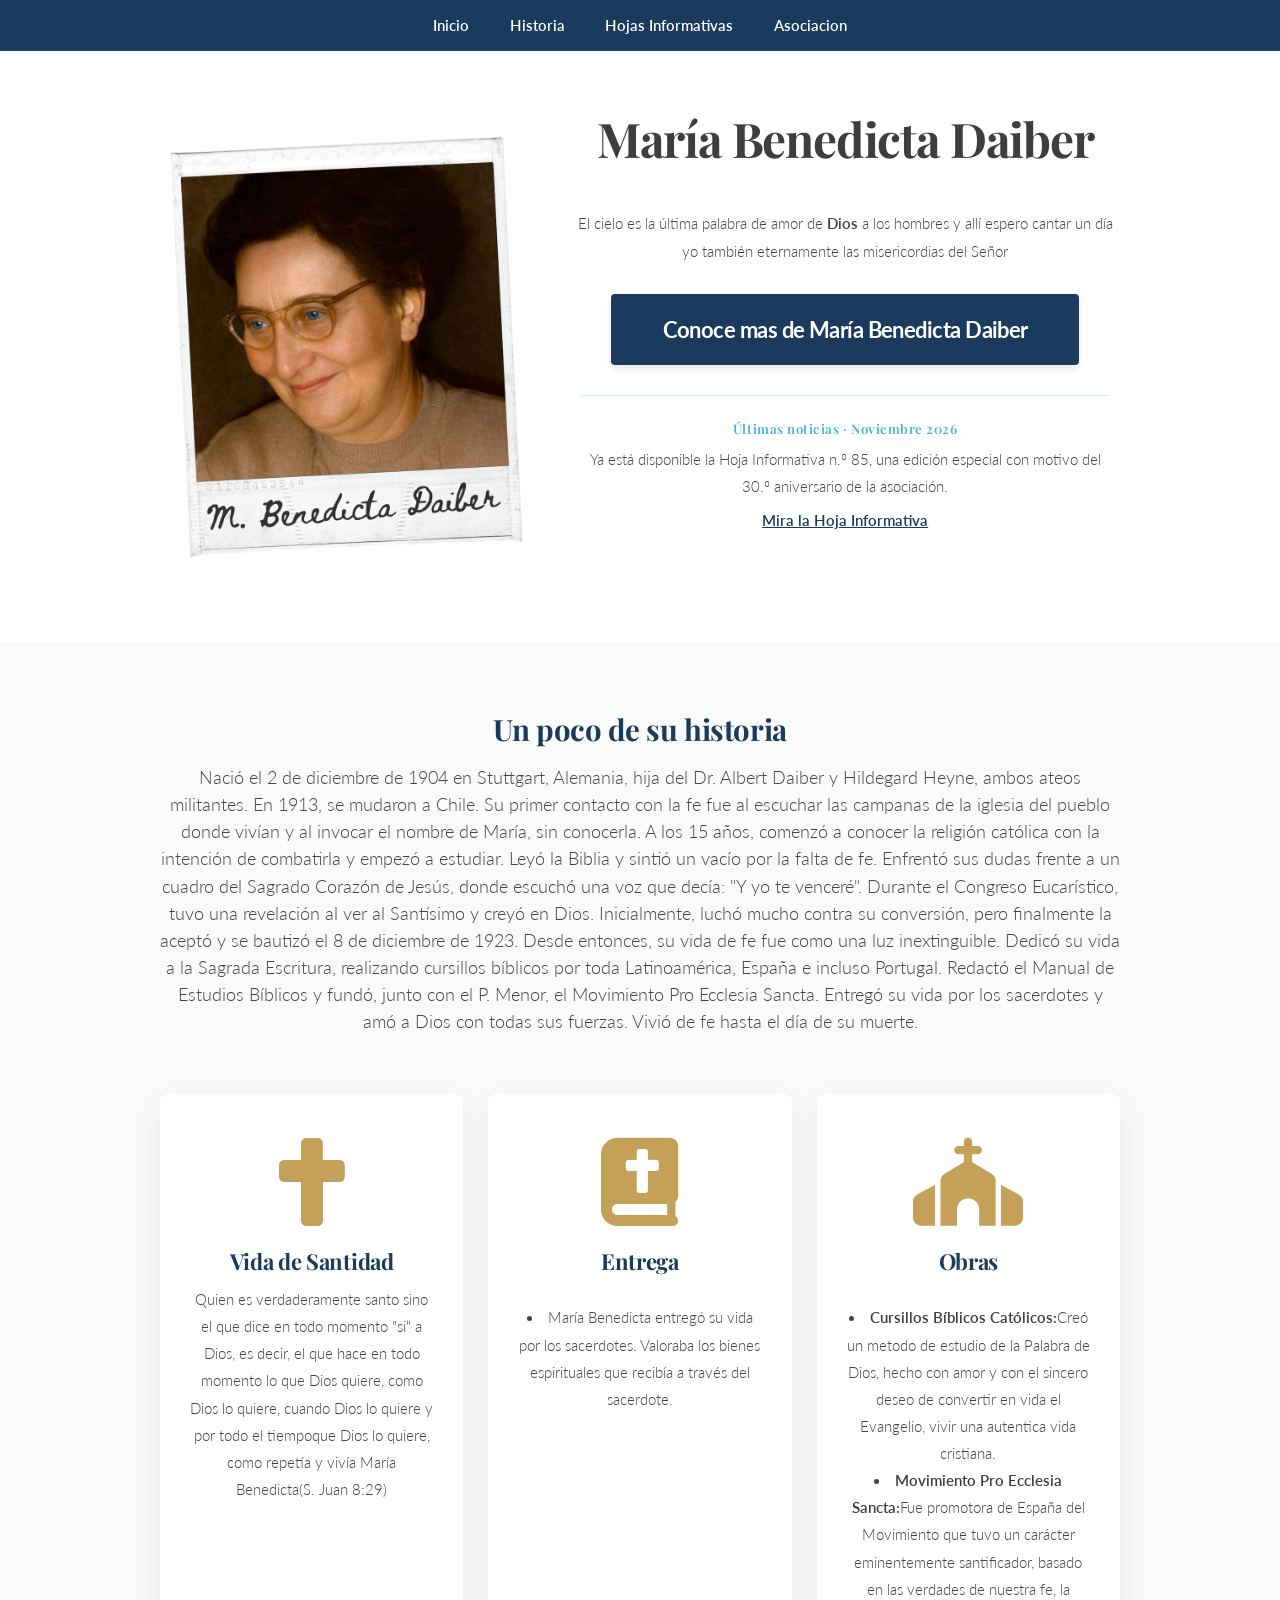
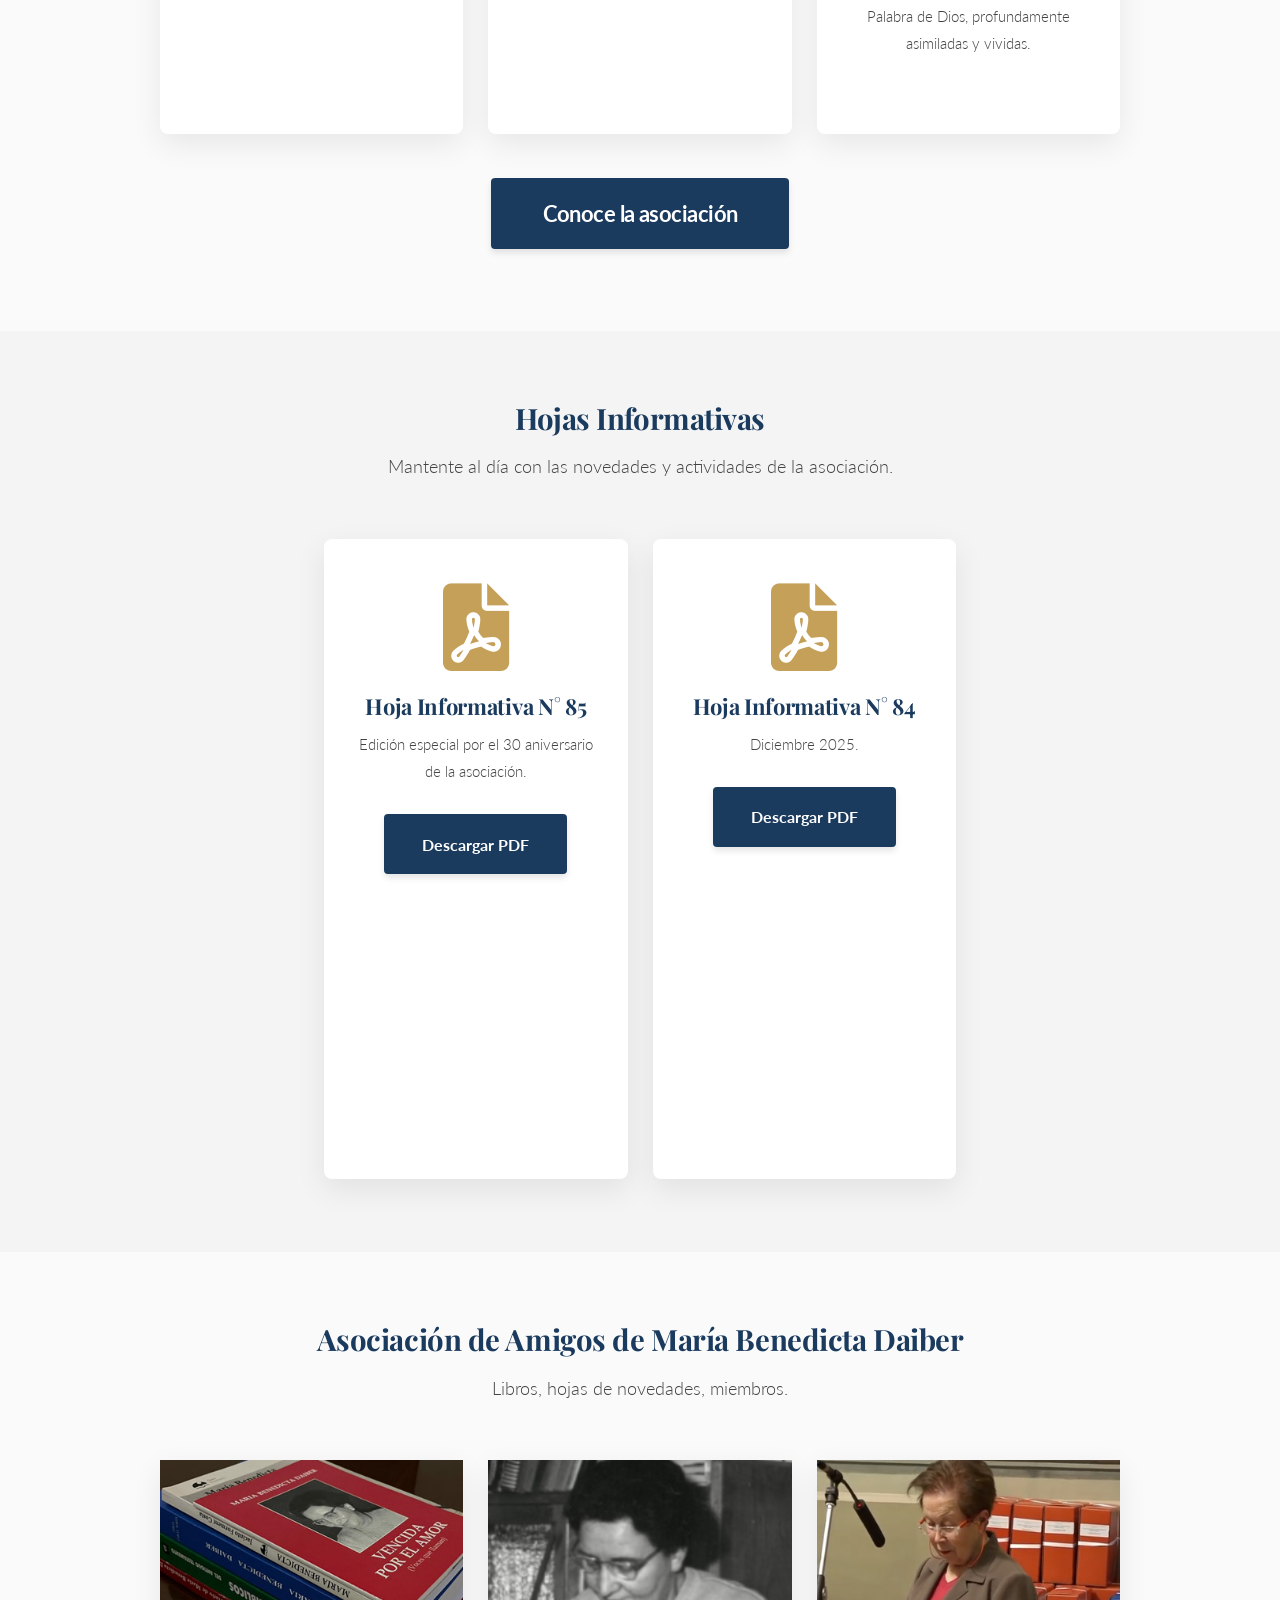
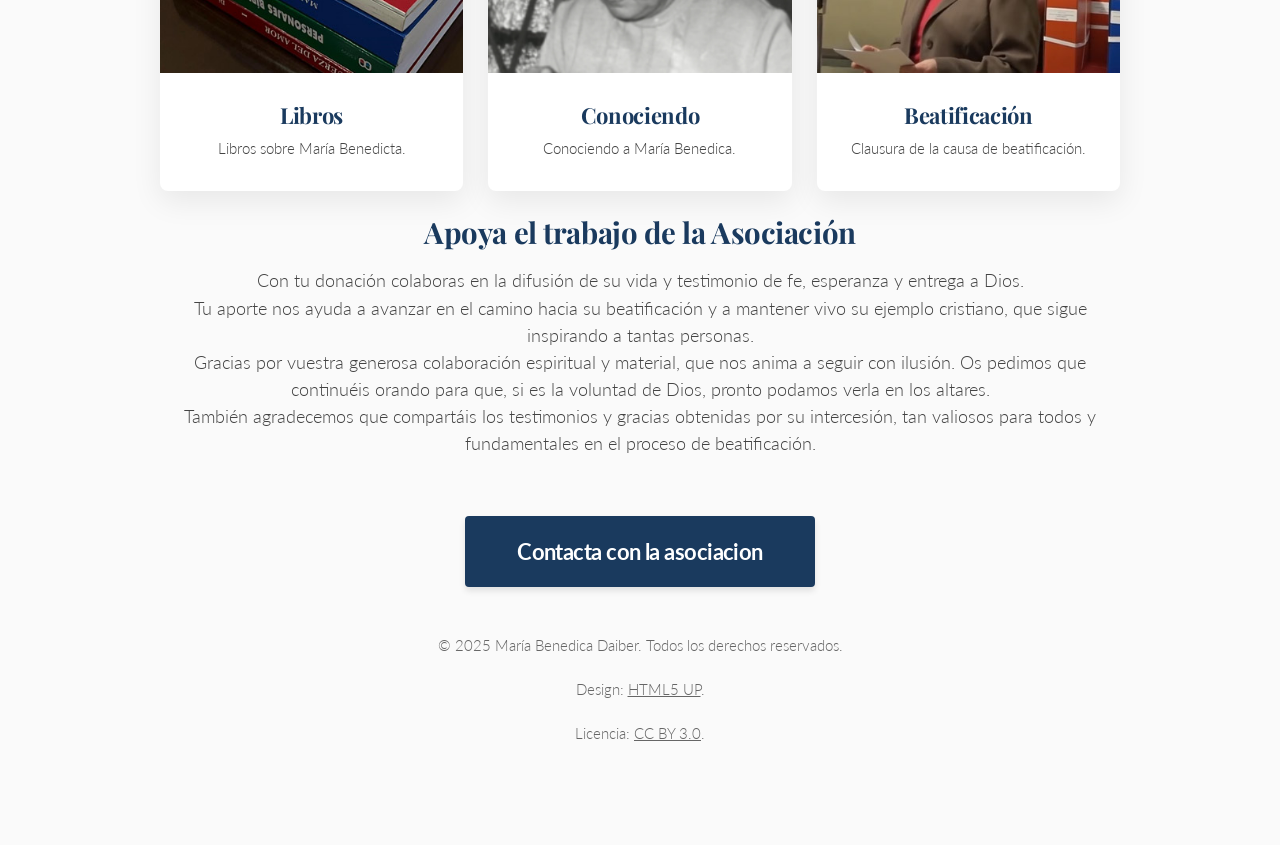
<file: index.html>
<!DOCTYPE HTML>
<html>

<head>
	<title>María Benedicta Daiber</title>
	<meta charset="utf-8" />
	<meta name="viewport" content="width=device-width, initial-scale=1, user-scalable=no" />
	<link rel="stylesheet" href="assets/css/main.css" />
	<link rel="stylesheet" href="https://cdnjs.cloudflare.com/ajax/libs/font-awesome/6.0.0-beta3/css/all.min.css">
	<meta name="description"
		content="Conoce la vida, historia y legado de María Benedicta Daiber, su camino de fe y su impacto en la Iglesia Católica." />
	<meta name="keywords" content="María Benedicta Daiber, historia, fe, catolicismo, Pro Ecclesia Sancta, Biblia" />
	<meta name="author" content="Asociación de Amigos de María Benedicta Daiber" />
	<meta name="robots" content="index, follow">
	<meta property="og:title" content="María Benedicta Daiber - Su historia y legado">
	<meta property="og:description" content="Descubre la vida de María Benedicta Daiber y su dedicación a la fe.">
	<meta property="og:image" content="https://www.mariabenedictadaiber.com/images/mbinicio.png">
	<meta property="og:url" content="https://wwww.mariabenedictadaiber.com">
	<meta property="og:type" content="website">
	<link rel="icon" href="images/favicon.ico" type="image/x-icon">
	<link rel="shortcut icon" href="images/favicon.ico" type="image/x-icon">
</head>

<body class="is-preload">

	<!-- Lista de botones top -->
	<nav id="nav">
		<ul class="container">
			<li><a href="#inicio">Inicio</a></li>
			<li><a href="#historia">Historia</a></li>
			<li><a href="#hojas-informativas">Hojas Informativas</a></li>
			<li><a href="#documentos">Asociacion</a></li>
		</ul>
	</nav>

	<!-- Aqui estan los textos del inicio -->
	<article id="inicio" class="wrapper style1">
		<div class="container">
			<div class="row">
				<div class="col-4 col-5-large col-12-medium">
					<span class="image fit"><img src="images/mbinicio.png" alt="" /></span>
				</div>
				<div class="col-8 col-7-large col-12-medium">
					<header>
						<h1><strong>María Benedicta Daiber</strong></h1>
					</header>
					<!-- Primera Frase -->
					<p>El cielo es la última palabra de amor de <strong>Dios</strong> a los hombres y allí espero cantar
						un día yo también eternamente las misericordias del Señor </p>
					<!-- Texto del primer boton-->
					<a href="#historia" class="button large scrolly">Conoce mas de María Benedicta Daiber</a>
					<section class="news-update" aria-labelledby="latest-news-title">
						<h2 id="latest-news-title">Últimas noticias · Noviembre 2026</h2>
						<p>Ya está disponible la Hoja Informativa n.º 85, una edición especial con motivo del 30.º
							aniversario de la asociación.</p>
						<a href="hojas_informativas/hoja_informativa_85.pdf" target="_blank"
							rel="noopener noreferrer">Mira la Hoja Informativa</a>
					</section>
				</div>
			</div>
		</div>
	</article>

	<!-- historia -->
	<article id="historia" class="wrapper style2">
		<div class="container">
			<header>
				<h2>Un poco de su historia</h2>
				<p>
					Nació el 2 de diciembre de 1904 en Stuttgart, Alemania, hija del Dr. Albert Daiber y Hildegard
					Heyne, ambos ateos militantes. En 1913, se mudaron a Chile. Su primer contacto con la fe fue al
					escuchar las campanas de la iglesia del pueblo donde vivían y al invocar el nombre de María, sin
					conocerla. A los 15 años, comenzó a conocer la religión católica con la intención de combatirla y
					empezó a estudiar. Leyó la Biblia y sintió un vacío por la falta de fe. Enfrentó sus dudas frente a
					un cuadro del Sagrado Corazón de Jesús, donde escuchó una voz que decía: "Y yo te venceré".
					Durante el Congreso Eucarístico, tuvo una revelación al ver al Santísimo y creyó en Dios.
					Inicialmente, luchó mucho contra su conversión, pero finalmente la aceptó y se bautizó el 8 de
					diciembre de 1923. Desde entonces, su vida de fe fue como una luz inextinguible. Dedicó su vida a la
					Sagrada Escritura, realizando cursillos bíblicos por toda Latinoamérica, España e incluso Portugal.
					Redactó el Manual de Estudios Bíblicos y fundó, junto con el P. Menor, el Movimiento Pro Ecclesia
					Sancta. Entregó su vida por los sacerdotes y amó a Dios con todas sus fuerzas. Vivió de fe hasta el
					día de su muerte.
				</p>
			</header>
			<!-- Texto en los iconos-->
			<div class="row aln-center">
				<div class="col-4 col-6-medium col-12-small">
					<section class="box style1">
						<i class="fa-solid fa-cross"></i>
						<h3>Vida de Santidad</h3>
						<p> Quien es verdaderamente santo sino el que dice en todo momento "si" a Dios, es decir, el que
							hace en todo momento lo que Dios quiere, como Dios lo quiere, cuando Dios lo quiere y por
							todo el tiempoque Dios lo quiere, como repetía y vivía María Benedicta(S. Juan 8:29)</p>
					</section>
				</div>
				<div class="col-4 col-6-medium col-12-small">
					<section class="box style1">
						<i class="fa-solid fa-book-bible"></i>
						<h3>Entrega</h3>
						<p>
							<li>María Benedicta entregó su vida por los sacerdotes. Valoraba los bienes espirituales que
								recibía a través del sacerdote. <p>
								</p>
					</section>
				</div>
				<div class="col-4 col-6-medium col-12-small">
					<section class="box style1">
						<i class="fa-solid fa-church"></i>
						<h3>Obras</h3>
						<p>
							<li><strong>Cursillos Bíblicos Católicos:</strong>Creó un metodo de estudio de la Palabra de
								Dios,
								hecho con amor y con el sincero deseo de convertir en vida el Evangelio, vivir una
								autentica vida cristiana. </li>
							<li><strong>Movimiento Pro Ecclesia Sancta:</strong>Fue promotora de España del Movimiento
								que tuvo un
								carácter eminentemente santificador, basado en las verdades de nuestra fe, la Palabra de
								Dios, profundamente asimiladas y vividas. </li>
						</p>
					</section>
				</div>
			</div>
			<footer>
				<a href="#documentos" class="button large scrolly">Conoce la asociación</a>
			</footer>
		</div>
	</article>

	<!-- hojas informativas -->
	<article id="hojas-informativas" class="wrapper style3">
		<div class="container">
			<header>
				<h2>Hojas Informativas</h2>
				<p>Mantente al día con las novedades y actividades de la asociación.</p>
			</header>
			<div class="row aln-center">
				<div class="col-4 col-6-medium col-12-small">
					<section class="box style1">
						<i class="fa-solid fa-file-pdf"></i>
						<h3>Hoja Informativa N° 85</h3>
						<p>
							Edición especial por el 30 aniversario de la asociación.
						</p>
						<a href="hojas_informativas/hoja_informativa_85.pdf" target="_blank" class="button">Descargar
							PDF</a>
					</section>
				</div>
				<div class="col-4 col-6-medium col-12-small">
					<section class="box style1">
						<i class="fa-solid fa-file-pdf"></i>
						<h3>Hoja Informativa N° 84</h3>
						<p>
							Diciembre 2025.
						</p>
						<a href="hojas_informativas/hoja_informativa_84.pdf" target="_blank" class="button">Descargar
							PDF</a>
					</section>
				</div>
			</div>
		</div>
	</article>

	<!-- documentos -->
	<article id="documentos" class="wrapper style2">
		<div class="container">
			<header>
				<h2>Asociación de Amigos de María Benedicta Daiber</h2>
				<p>Libros, hojas de novedades, miembros.</p>
			</header>
			<div class="row">
				<div class="col-4 col-6-medium col-12-small">
					<article class="box style2">
						<a href="libros.html" class="image featured"><img src="images/libros-emilia.jpg" alt="" /></a>
						<h3><a href="libros.html">Libros</a></h3>
						<p>Libros sobre María Benedicta.</p>
					</article>
				</div>
				<div class="col-4 col-6-medium col-12-small">
					<article class="box style2">
						<a href="https://www.youtube.com/watch?v=n-Kl02w8ah0" target="_blank"
							class="image featured"><img src="images/conociendo-mb.jpg" alt="" /></a>
						<h3><a href="https://www.youtube.com/watch?v=n-Kl02w8ah0" target="_blank">Conociendo</a></h3>
						<p>Conociendo a María Benedica.</p>
					</article>
				</div>
				<div class="col-4 col-6-medium col-12-small">
					<article class="box style2">
						<a href="https://www.youtube.com/watch?v=4YT5zD2VzBg" target="_blank"
							class="image featured"><img src="images/asociacion.jpg" alt="" /></a>
						<h3><a href="https://www.youtube.com/watch?v=4YT5zD2VzBg" target="_blank">Beatificación</a></h3>
						<p>Clausura de la causa de beatificación.</p>
					</article>

				</div>
			</div>
			<header>
				<br />
				<h2>Apoya el trabajo de la Asociación</h2>
				<p>
					Con tu donación colaboras en la difusión de su vida y testimonio de fe, esperanza y entrega a Dios.
				</p>
				<p>
					Tu aporte nos ayuda a avanzar en el camino hacia su beatificación y a mantener vivo su ejemplo
					cristiano, que sigue inspirando a tantas personas.
				</p>
				<p>
					Gracias por vuestra generosa colaboración espiritual y material, que nos anima a seguir con ilusión.
					Os pedimos que continuéis orando para que, si es la voluntad de Dios, pronto podamos verla en los
					altares.
				</p>
				<p>
					También agradecemos que compartáis los testimonios y gracias obtenidas por su intercesión, tan
					valiosos para todos y fundamentales en el proceso de beatificación.
				</p>
			</header>
			<footer>
				<a href="https://docs.google.com/forms/d/1PQJEVFKMWFNVKj2dF9KFOKWozA6vppO3JKjt6mLibCA" target="_blank"
					class="button large scrolly">
					Contacta con la asociacion
				</a>
			</footer>
		</div>
		<footer id="footer">
			<ul id="copyright">
				<p>&copy; 2025 María Benedica Daiber. Todos los derechos reservados.</p>
				<p>Design: <a href="https://html5up.net" target="_blank">HTML5 UP</a>.</p>
				<p>Licencia: <a href="https://creativecommons.org/licenses/by/3.0/" target="_blank">CC BY 3.0</a>.</p>
			</ul>
		</footer>

		</div>
	</article>


</body>

</html>
</file>
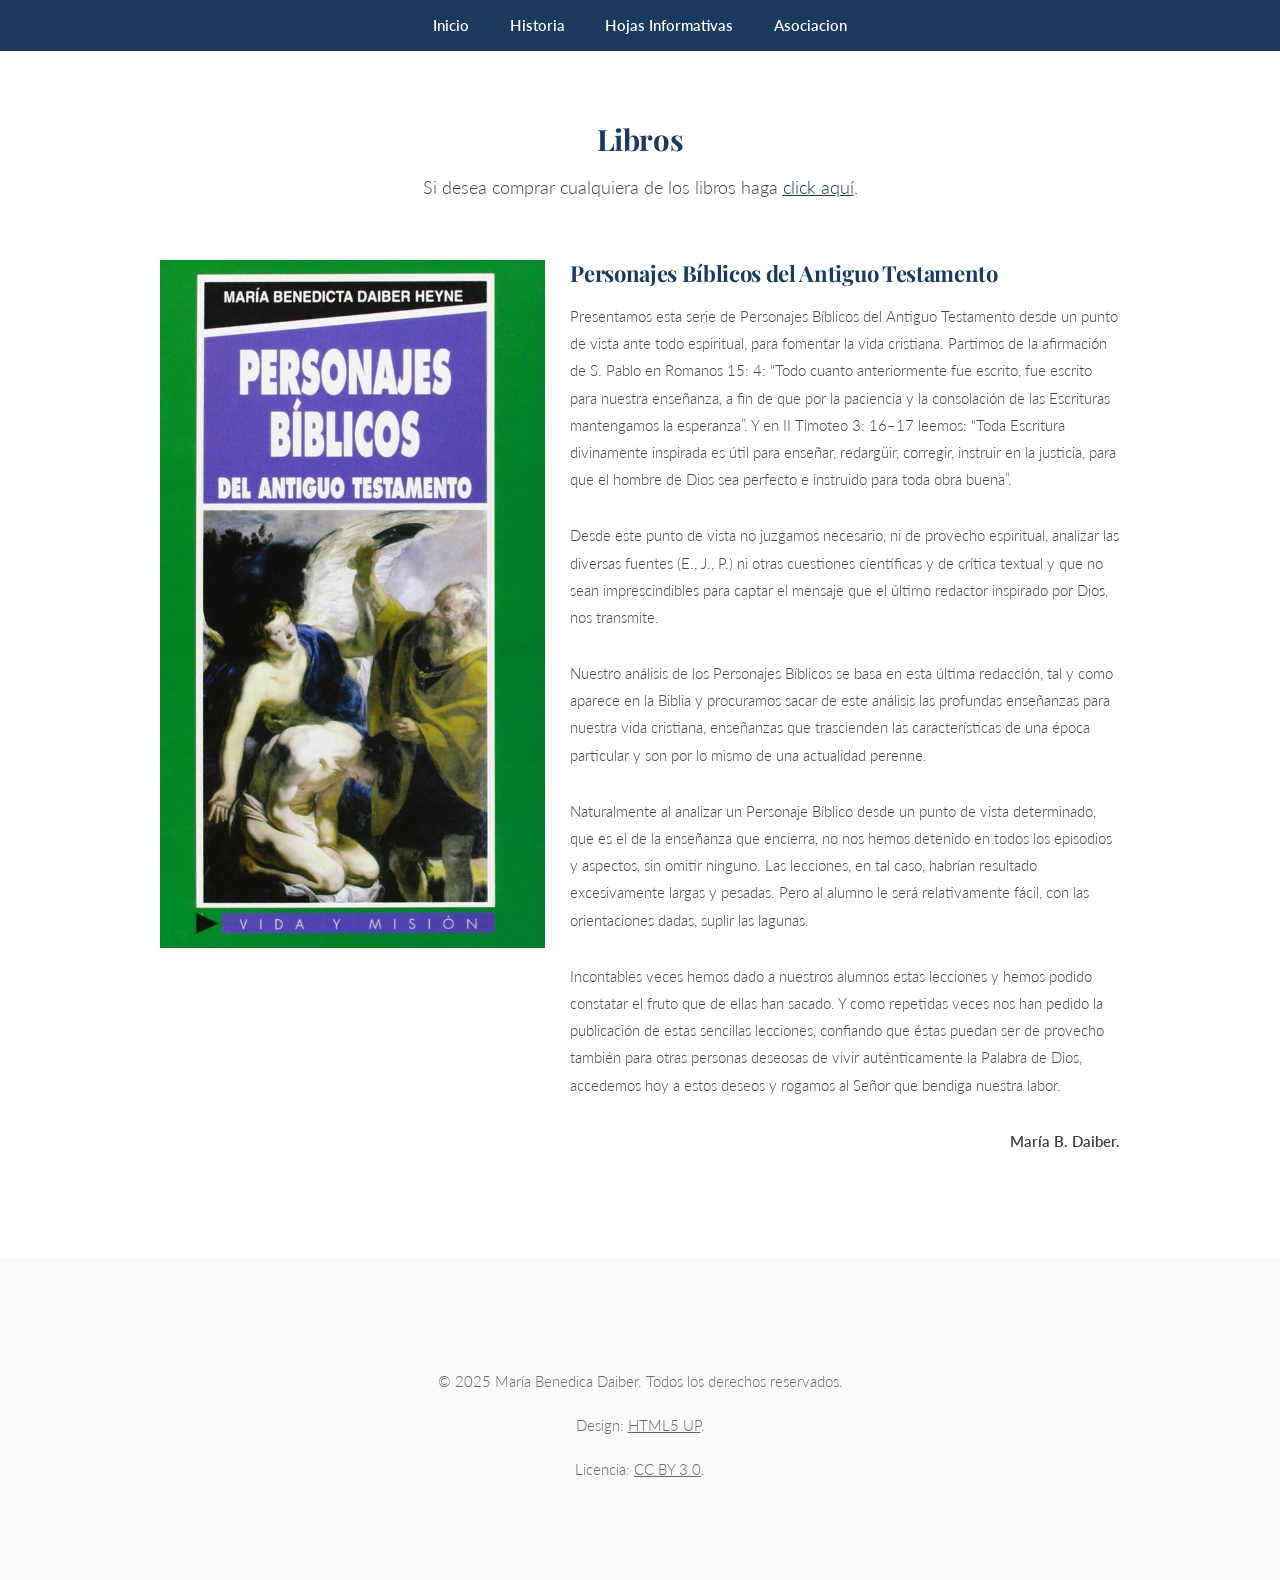
<file: libros.html>
<!DOCTYPE HTML>
<html>

<head>
	<title>Libros - María Benedicta Daiber</title>
	<meta charset="utf-8" />
	<meta name="viewport" content="width=device-width, initial-scale=1, user-scalable=no" />
	<link rel="stylesheet" href="assets/css/main.css" />
	<link rel="stylesheet" href="https://cdnjs.cloudflare.com/ajax/libs/font-awesome/6.0.0-beta3/css/all.min.css">
	<link rel="icon" href="images/favicon.ico" type="image/x-icon">
	<link rel="shortcut icon" href="images/favicon.ico" type="image/x-icon">
</head>

<body class="is-preload">

	<!-- Lista de botones top -->
	<nav id="nav">
		<ul class="container">
			<li><a href="index.html#inicio">Inicio</a></li>
			<li><a href="index.html#historia">Historia</a></li>
			<li><a href="index.html#hojas-informativas">Hojas Informativas</a></li>
			<li><a href="index.html#documentos">Asociacion</a></li>
		</ul>
	</nav>

	<!-- Contenido Principal -->
	<article class="wrapper style1">
		<div class="container">
			<header>
				<h2>Libros</h2>
				<p>Si desea comprar cualquiera de los libros haga <a href="https://docs.google.com/forms/d/1PQJEVFKMWFNVKj2dF9KFOKWozA6vppO3JKjt6mLibCA" target="_blank">click aquí</a>.</p>
			</header>
			<div class="row">
				<div class="col-4 col-5-large col-12-medium">
					<span class="image fit"><img src="images/libros/personajesBiblicos.JPG" alt="Personajes Bíblicos del Antiguo Testamento" /></span>
				</div>
				<div class="col-8 col-7-large col-12-medium" style="text-align: left;">
					<h3>Personajes Bíblicos del Antiguo Testamento</h3>
					<p>Presentamos esta serie de Personajes Bíblicos del Antiguo Testamento desde un punto de vista ante todo espiritual, para fomentar la vida cristiana. Partimos de la afirmación de S. Pablo en Romanos 15: 4: “Todo cuanto anteriormente fue escrito, fue escrito para nuestra enseñanza, a fin de que por la paciencia y la consolación de las Escrituras mantengamos la esperanza”. Y en II Timoteo 3: 16–17 leemos: “Toda Escritura divinamente inspirada es útil para enseñar, redargüir, corregir, instruir en la justicia, para que el hombre de Dios sea perfecto e instruido para toda obra buena”.</p>
					<p>Desde este punto de vista no juzgamos necesario, ni de provecho espiritual, analizar las diversas fuentes (E., J., P.) ni otras cuestiones científicas y de crítica textual y que no sean imprescindibles para captar el mensaje que el último redactor inspirado por Dios, nos transmite.</p>
					<p>Nuestro análisis de los Personajes Bíblicos se basa en esta última redacción, tal y como aparece en la Biblia y procuramos sacar de este análisis las profundas enseñanzas para nuestra vida cristiana, enseñanzas que trascienden las características de una época particular y son por lo mismo de una actualidad perenne.</p>
					<p>Naturalmente al analizar un Personaje Bíblico desde un punto de vista determinado, que es el de la enseñanza que encierra, no nos hemos detenido en todos los episodios y aspectos, sin omitir ninguno. Las lecciones, en tal caso, habrían resultado excesivamente largas y pesadas. Pero al alumno le será relativamente fácil, con las orientaciones dadas, suplir las lagunas.</p>
					<p>Incontables veces hemos dado a nuestros alumnos estas lecciones y hemos podido constatar el fruto que de ellas han sacado. Y como repetidas veces nos han pedido la publicación de estas sencillas lecciones, confiando que éstas puedan ser de provecho también para otras personas deseosas de vivir auténticamente la Palabra de Dios, accedemos hoy a estos deseos y rogamos al Señor que bendiga nuestra labor.</p>
					<p style="text-align: right;"><strong>María B. Daiber.</strong></p>
				</div>
			</div>
		</div>
	</article>

	<!-- Footer -->
	<div class="wrapper style2">
		<footer id="footer">
			<ul id="copyright">
				<p>&copy; 2025 María Benedica Daiber. Todos los derechos reservados.</p>
				<p>Design: <a href="https://html5up.net" target="_blank">HTML5 UP</a>.</p>
				<p>Licencia: <a href="https://creativecommons.org/licenses/by/3.0/" target="_blank">CC BY 3.0</a>.</p>
			</ul>
		</footer>
	</div>

</body>

</html>
</file>
<file: assets/css/main.css>
@import url("https://fonts.googleapis.com/css2?family=Lato:ital,wght@0,300;0,400;0,700;1,300;1,400&family=Playfair+Display:ital,wght@0,400;0,600;0,700;1,400&display=swap");
@import url("fontawesome-all.min.css");

/*
	Miniport by HTML5 UP
	html5up.net | @ajlkn
	Free for personal and commercial use under the CCA 3.0 license (html5up.net/license)
*/
.responsive-iframe {
	position: relative;
	padding-bottom: 56.25%;
	/* Relación de aspecto 16:9 */
	height: 0;
	overflow: hidden;
	max-width: 100%;
	background: #f0f0f0;
}

.responsive-iframe iframe {
	position: absolute;
	top: 0;
	left: 0;
	width: 100%;
	height: 100%;
	border: 0;
}

html,
body,
div,
span,
applet,
object,
iframe,
h1,
h2,
h3,
h4,
h5,
h6,
p,
blockquote,
pre,
a,
abbr,
acronym,
address,
big,
cite,
code,
del,
dfn,
em,
img,
ins,
kbd,
q,
s,
samp,
small,
strike,
strong,
sub,
sup,
tt,
var,
b,
u,
i,
center,
dl,
dt,
dd,
ol,
ul,
li,
fieldset,
form,
label,
legend,
table,
caption,
tbody,
tfoot,
thead,
tr,
th,
td,
article,
aside,
canvas,
details,
embed,
figure,
figcaption,
footer,
header,
hgroup,
menu,
nav,
output,
ruby,
section,
summary,
time,
mark,
audio,
video {
	margin: 0;
	padding: 0;
	border: 0;
	font-size: 100%;
	font: inherit;
	vertical-align: baseline;
}

article,
aside,
details,
figcaption,
figure,
footer,
header,
hgroup,
menu,
nav,
section {
	display: block;
}

body {
	line-height: 1;
}

ol,
ul {
	list-style: none;
}

blockquote,
q {
	quotes: none;
}

blockquote:before,
blockquote:after,
q:before,
q:after {
	content: '';
	content: none;
}

table {
	border-collapse: collapse;
	border-spacing: 0;
}

body {
	-webkit-text-size-adjust: none;
}

mark {
	background-color: transparent;
	color: inherit;
}

input::-moz-focus-inner {
	border: 0;
	padding: 0;
}

input,
select,
textarea {
	-moz-appearance: none;
	-webkit-appearance: none;
	-ms-appearance: none;
	appearance: none;
}

/* Basic */

html {
	box-sizing: border-box;
}

*,
*:before,
*:after {
	box-sizing: inherit;
}

body {
	padding-top: 3.5em;
}

body.is-preload *,
body.is-preload *:before,
body.is-preload *:after {
	-moz-animation: none !important;
	-webkit-animation: none !important;
	-ms-animation: none !important;
	animation: none !important;
	-moz-transition: none !important;
	-webkit-transition: none !important;
	-ms-transition: none !important;
	transition: none !important;
}

body,
input,
textarea,
select {
	font-family: 'Lato', sans-serif;
	line-height: 1.85em;
	color: #444;
	font-weight: 300;
	font-size: 13pt;
}

a {
	-moz-transition: color .2s ease-in-out;
	-webkit-transition: color .2s ease-in-out;
	-ms-transition: color .2s ease-in-out;
	transition: color .2s ease-in-out;
	color: #1A3A5E;
	text-decoration: underline;
}

a:hover {
	color: #C5A059 !important;
}

a img {
	border: 0;
}

b,
strong {
	font-weight: 600;
	color: #3e3e3e;
}

i,
em {
	font-style: italic;
}

sub {
	position: relative;
	top: 0.5em;
	font-size: 0.8em;
}

sup {
	position: relative;
	top: -0.5em;
	font-size: 0.8em;
}

blockquote {
	border-left: solid 0.75em #eee;
	padding: 1em 0 1em 1.5em;
	font-style: italic;
}

h1,
h2,
h3,
h4,
h5,
h6 {
	color: #1A3A5E;
	font-family: 'Playfair Display', serif;
	margin: 0 0 0.75em 0;
}

h1 a,
h2 a,
h3 a,
h4 a,
h5 a,
h6 a {
	text-decoration: none;
	color: inherit;
}

h2,
h3,
h4,
h5,
h6 {
	font-weight: 700;
}

h1 {
	font-size: 3.25em;
	letter-spacing: -0.025em;
	font-weight: 300;
}

h1 strong {
	font-weight: 700;
}

h2 {
	font-size: 2em;
	letter-spacing: -0.015em;
}

h3 {
	font-size: 1.5em;
	letter-spacing: -0.015em;
}

em,
i {
	font-style: italic;
}

br.clear {
	clear: both;
}

hr {
	border: 0;
	border-top: solid 1px #444;
	border-top-color: rgba(0, 0, 0, 0.35);
	box-shadow: 0px 1px 0px 0px rgba(255, 255, 255, 0.1);
	height: 1px;
	margin: 3em 0;
}

p,
ul,
ol,
dl,
table {
	margin-bottom: 2em;
}

header {
	margin: 0 0 3em 0;
}

header>p {
	font-size: 1.25em;
	margin: 0;
}

footer {
	margin: 3em 0 0 0;
}

footer>p {
	font-size: 1.25em;
}

/* Container */

.container {
	margin: 0 auto;
	max-width: calc(100% - 50px);
	width: 1200px;
}

.container.medium {
	width: 900px;
}

@media screen and (max-width: 1680px) {

	.container {
		width: 1200px;
	}

	.container.medium {
		width: 900px;
	}

}

@media screen and (max-width: 1280px) {

	.container {
		width: 960px;
	}

	.container.medium {
		width: 720px;
	}

}

@media screen and (max-width: 980px) {

	.container {
		width: 100%;
	}

	.container.medium {
		width: 75%;
	}

}

@media screen and (max-width: 736px) {

	.container {
		width: 100%;
		max-width: calc(100% - 30px);
	}

	.container.medium {
		width: 100%;
	}

}

/* Row */

.row {
	display: flex;
	flex-wrap: wrap;
	box-sizing: border-box;
	align-items: stretch;
}

.row>* {
	box-sizing: border-box;
}

.row.gtr-uniform>*> :last-child {
	margin-bottom: 0;
}

.row.aln-left {
	justify-content: flex-start;
}

.row.aln-center {
	justify-content: center;
}

.row.aln-right {
	justify-content: flex-end;
}

.row.aln-top {
	align-items: flex-start;
}

.row.aln-middle {
	align-items: center;
}

.row.aln-bottom {
	align-items: flex-end;
}

.row>.imp {
	order: -1;
}

.row>.col-1 {
	width: 8.33333%;
}

.row>.off-1 {
	margin-left: 8.33333%;
}

.row>.col-2 {
	width: 16.66667%;
}

.row>.off-2 {
	margin-left: 16.66667%;
}

.row>.col-3 {
	width: 25%;
}

.row>.off-3 {
	margin-left: 25%;
}

.row>.col-4 {
	width: 33.33333%;
}

.row>.off-4 {
	margin-left: 33.33333%;
}

.row>.col-5 {
	width: 41.66667%;
}

.row>.off-5 {
	margin-left: 41.66667%;
}

.row>.col-6 {
	width: 50%;
}

.row>.off-6 {
	margin-left: 50%;
}

.row>.col-7 {
	width: 58.33333%;
}

.row>.off-7 {
	margin-left: 58.33333%;
}

.row>.col-8 {
	width: 66.66667%;
}

.row>.off-8 {
	margin-left: 66.66667%;
}

.row>.col-9 {
	width: 75%;
}

.row>.off-9 {
	margin-left: 75%;
}

.row>.col-10 {
	width: 83.33333%;
}

.row>.off-10 {
	margin-left: 83.33333%;
}

.row>.col-11 {
	width: 91.66667%;
}

.row>.off-11 {
	margin-left: 91.66667%;
}

.row>.col-12 {
	width: 100%;
}

.row>.off-12 {
	margin-left: 100%;
}

.row.gtr-0 {
	margin-top: 0px;
	margin-left: 0px;
}

.row.gtr-0>* {
	padding: 0px 0 0 0px;
}

.row.gtr-0.gtr-uniform {
	margin-top: 0px;
}

.row.gtr-0.gtr-uniform>* {
	padding-top: 0px;
}

.row.gtr-25 {
	margin-top: -6.25px;
	margin-left: -6.25px;
}

.row.gtr-25>* {
	padding: 6.25px 0 0 6.25px;
}

.row.gtr-25.gtr-uniform {
	margin-top: -6.25px;
}

.row.gtr-25.gtr-uniform>* {
	padding-top: 6.25px;
}

.row.gtr-50 {
	margin-top: -12.5px;
	margin-left: -12.5px;
}

.row.gtr-50>* {
	padding: 12.5px 0 0 12.5px;
}

.row.gtr-50.gtr-uniform {
	margin-top: -12.5px;
}

.row.gtr-50.gtr-uniform>* {
	padding-top: 12.5px;
}

.row {
	margin-top: -25px;
	margin-left: -25px;
}

.row>* {
	padding: 25px 0 0 25px;
}

.row.gtr-uniform {
	margin-top: -25px;
}

.row.gtr-uniform>* {
	padding-top: 25px;
}

.row.gtr-150 {
	margin-top: -37.5px;
	margin-left: -37.5px;
}

.row.gtr-150>* {
	padding: 37.5px 0 0 37.5px;
}

.row.gtr-150.gtr-uniform {
	margin-top: -37.5px;
}

.row.gtr-150.gtr-uniform>* {
	padding-top: 37.5px;
}

.row.gtr-200 {
	margin-top: -50px;
	margin-left: -50px;
}

.row.gtr-200>* {
	padding: 50px 0 0 50px;
}

.row.gtr-200.gtr-uniform {
	margin-top: -50px;
}

.row.gtr-200.gtr-uniform>* {
	padding-top: 50px;
}

@media screen and (max-width: 1680px) {

	.row {
		display: flex;
		flex-wrap: wrap;
		box-sizing: border-box;
		align-items: stretch;
	}

	.row>* {
		box-sizing: border-box;
	}

	.row.gtr-uniform>*> :last-child {
		margin-bottom: 0;
	}

	.row.aln-left {
		justify-content: flex-start;
	}

	.row.aln-center {
		justify-content: center;
	}

	.row.aln-right {
		justify-content: flex-end;
	}

	.row.aln-top {
		align-items: flex-start;
	}

	.row.aln-middle {
		align-items: center;
	}

	.row.aln-bottom {
		align-items: flex-end;
	}

	.row>.imp-xlarge {
		order: -1;
	}

	.row>.col-1-xlarge {
		width: 8.33333%;
	}

	.row>.off-1-xlarge {
		margin-left: 8.33333%;
	}

	.row>.col-2-xlarge {
		width: 16.66667%;
	}

	.row>.off-2-xlarge {
		margin-left: 16.66667%;
	}

	.row>.col-3-xlarge {
		width: 25%;
	}

	.row>.off-3-xlarge {
		margin-left: 25%;
	}

	.row>.col-4-xlarge {
		width: 33.33333%;
	}

	.row>.off-4-xlarge {
		margin-left: 33.33333%;
	}

	.row>.col-5-xlarge {
		width: 41.66667%;
	}

	.row>.off-5-xlarge {
		margin-left: 41.66667%;
	}

	.row>.col-6-xlarge {
		width: 50%;
	}

	.row>.off-6-xlarge {
		margin-left: 50%;
	}

	.row>.col-7-xlarge {
		width: 58.33333%;
	}

	.row>.off-7-xlarge {
		margin-left: 58.33333%;
	}

	.row>.col-8-xlarge {
		width: 66.66667%;
	}

	.row>.off-8-xlarge {
		margin-left: 66.66667%;
	}

	.row>.col-9-xlarge {
		width: 75%;
	}

	.row>.off-9-xlarge {
		margin-left: 75%;
	}

	.row>.col-10-xlarge {
		width: 83.33333%;
	}

	.row>.off-10-xlarge {
		margin-left: 83.33333%;
	}

	.row>.col-11-xlarge {
		width: 91.66667%;
	}

	.row>.off-11-xlarge {
		margin-left: 91.66667%;
	}

	.row>.col-12-xlarge {
		width: 100%;
	}

	.row>.off-12-xlarge {
		margin-left: 100%;
	}

	.row.gtr-0 {
		margin-top: 0px;
		margin-left: 0px;
	}

	.row.gtr-0>* {
		padding: 0px 0 0 0px;
	}

	.row.gtr-0.gtr-uniform {
		margin-top: 0px;
	}

	.row.gtr-0.gtr-uniform>* {
		padding-top: 0px;
	}

	.row.gtr-25 {
		margin-top: -6.25px;
		margin-left: -6.25px;
	}

	.row.gtr-25>* {
		padding: 6.25px 0 0 6.25px;
	}

	.row.gtr-25.gtr-uniform {
		margin-top: -6.25px;
	}

	.row.gtr-25.gtr-uniform>* {
		padding-top: 6.25px;
	}

	.row.gtr-50 {
		margin-top: -12.5px;
		margin-left: -12.5px;
	}

	.row.gtr-50>* {
		padding: 12.5px 0 0 12.5px;
	}

	.row.gtr-50.gtr-uniform {
		margin-top: -12.5px;
	}

	.row.gtr-50.gtr-uniform>* {
		padding-top: 12.5px;
	}

	.row {
		margin-top: -25px;
		margin-left: -25px;
	}

	.row>* {
		padding: 25px 0 0 25px;
	}

	.row.gtr-uniform {
		margin-top: -25px;
	}

	.row.gtr-uniform>* {
		padding-top: 25px;
	}

	.row.gtr-150 {
		margin-top: -37.5px;
		margin-left: -37.5px;
	}

	.row.gtr-150>* {
		padding: 37.5px 0 0 37.5px;
	}

	.row.gtr-150.gtr-uniform {
		margin-top: -37.5px;
	}

	.row.gtr-150.gtr-uniform>* {
		padding-top: 37.5px;
	}

	.row.gtr-200 {
		margin-top: -50px;
		margin-left: -50px;
	}

	.row.gtr-200>* {
		padding: 50px 0 0 50px;
	}

	.row.gtr-200.gtr-uniform {
		margin-top: -50px;
	}

	.row.gtr-200.gtr-uniform>* {
		padding-top: 50px;
	}

}

@media screen and (max-width: 1280px) {

	.row {
		display: flex;
		flex-wrap: wrap;
		box-sizing: border-box;
		align-items: stretch;
	}

	.row>* {
		box-sizing: border-box;
	}

	.row.gtr-uniform>*> :last-child {
		margin-bottom: 0;
	}

	.row.aln-left {
		justify-content: flex-start;
	}

	.row.aln-center {
		justify-content: center;
	}

	.row.aln-right {
		justify-content: flex-end;
	}

	.row.aln-top {
		align-items: flex-start;
	}

	.row.aln-middle {
		align-items: center;
	}

	.row.aln-bottom {
		align-items: flex-end;
	}

	.row>.imp-large {
		order: -1;
	}

	.row>.col-1-large {
		width: 8.33333%;
	}

	.row>.off-1-large {
		margin-left: 8.33333%;
	}

	.row>.col-2-large {
		width: 16.66667%;
	}

	.row>.off-2-large {
		margin-left: 16.66667%;
	}

	.row>.col-3-large {
		width: 25%;
	}

	.row>.off-3-large {
		margin-left: 25%;
	}

	.row>.col-4-large {
		width: 33.33333%;
	}

	.row>.off-4-large {
		margin-left: 33.33333%;
	}

	.row>.col-5-large {
		width: 41.66667%;
	}

	.row>.off-5-large {
		margin-left: 41.66667%;
	}

	.row>.col-6-large {
		width: 50%;
	}

	.row>.off-6-large {
		margin-left: 50%;
	}

	.row>.col-7-large {
		width: 58.33333%;
	}

	.row>.off-7-large {
		margin-left: 58.33333%;
	}

	.row>.col-8-large {
		width: 66.66667%;
	}

	.row>.off-8-large {
		margin-left: 66.66667%;
	}

	.row>.col-9-large {
		width: 75%;
	}

	.row>.off-9-large {
		margin-left: 75%;
	}

	.row>.col-10-large {
		width: 83.33333%;
	}

	.row>.off-10-large {
		margin-left: 83.33333%;
	}

	.row>.col-11-large {
		width: 91.66667%;
	}

	.row>.off-11-large {
		margin-left: 91.66667%;
	}

	.row>.col-12-large {
		width: 100%;
	}

	.row>.off-12-large {
		margin-left: 100%;
	}

	.row.gtr-0 {
		margin-top: 0px;
		margin-left: 0px;
	}

	.row.gtr-0>* {
		padding: 0px 0 0 0px;
	}

	.row.gtr-0.gtr-uniform {
		margin-top: 0px;
	}

	.row.gtr-0.gtr-uniform>* {
		padding-top: 0px;
	}

	.row.gtr-25 {
		margin-top: -6.25px;
		margin-left: -6.25px;
	}

	.row.gtr-25>* {
		padding: 6.25px 0 0 6.25px;
	}

	.row.gtr-25.gtr-uniform {
		margin-top: -6.25px;
	}

	.row.gtr-25.gtr-uniform>* {
		padding-top: 6.25px;
	}

	.row.gtr-50 {
		margin-top: -12.5px;
		margin-left: -12.5px;
	}

	.row.gtr-50>* {
		padding: 12.5px 0 0 12.5px;
	}

	.row.gtr-50.gtr-uniform {
		margin-top: -12.5px;
	}

	.row.gtr-50.gtr-uniform>* {
		padding-top: 12.5px;
	}

	.row {
		margin-top: -25px;
		margin-left: -25px;
	}

	.row>* {
		padding: 25px 0 0 25px;
	}

	.row.gtr-uniform {
		margin-top: -25px;
	}

	.row.gtr-uniform>* {
		padding-top: 25px;
	}

	.row.gtr-150 {
		margin-top: -37.5px;
		margin-left: -37.5px;
	}

	.row.gtr-150>* {
		padding: 37.5px 0 0 37.5px;
	}

	.row.gtr-150.gtr-uniform {
		margin-top: -37.5px;
	}

	.row.gtr-150.gtr-uniform>* {
		padding-top: 37.5px;
	}

	.row.gtr-200 {
		margin-top: -50px;
		margin-left: -50px;
	}

	.row.gtr-200>* {
		padding: 50px 0 0 50px;
	}

	.row.gtr-200.gtr-uniform {
		margin-top: -50px;
	}

	.row.gtr-200.gtr-uniform>* {
		padding-top: 50px;
	}

}

@media screen and (max-width: 980px) {

	.row {
		display: flex;
		flex-wrap: wrap;
		box-sizing: border-box;
		align-items: stretch;
	}

	.row>* {
		box-sizing: border-box;
	}

	.row.gtr-uniform>*> :last-child {
		margin-bottom: 0;
	}

	.row.aln-left {
		justify-content: flex-start;
	}

	.row.aln-center {
		justify-content: center;
	}

	.row.aln-right {
		justify-content: flex-end;
	}

	.row.aln-top {
		align-items: flex-start;
	}

	.row.aln-middle {
		align-items: center;
	}

	.row.aln-bottom {
		align-items: flex-end;
	}

	.row>.imp-medium {
		order: -1;
	}

	.row>.col-1-medium {
		width: 8.33333%;
	}

	.row>.off-1-medium {
		margin-left: 8.33333%;
	}

	.row>.col-2-medium {
		width: 16.66667%;
	}

	.row>.off-2-medium {
		margin-left: 16.66667%;
	}

	.row>.col-3-medium {
		width: 25%;
	}

	.row>.off-3-medium {
		margin-left: 25%;
	}

	.row>.col-4-medium {
		width: 33.33333%;
	}

	.row>.off-4-medium {
		margin-left: 33.33333%;
	}

	.row>.col-5-medium {
		width: 41.66667%;
	}

	.row>.off-5-medium {
		margin-left: 41.66667%;
	}

	.row>.col-6-medium {
		width: 50%;
	}

	.row>.off-6-medium {
		margin-left: 50%;
	}

	.row>.col-7-medium {
		width: 58.33333%;
	}

	.row>.off-7-medium {
		margin-left: 58.33333%;
	}

	.row>.col-8-medium {
		width: 66.66667%;
	}

	.row>.off-8-medium {
		margin-left: 66.66667%;
	}

	.row>.col-9-medium {
		width: 75%;
	}

	.row>.off-9-medium {
		margin-left: 75%;
	}

	.row>.col-10-medium {
		width: 83.33333%;
	}

	.row>.off-10-medium {
		margin-left: 83.33333%;
	}

	.row>.col-11-medium {
		width: 91.66667%;
	}

	.row>.off-11-medium {
		margin-left: 91.66667%;
	}

	.row>.col-12-medium {
		width: 100%;
	}

	.row>.off-12-medium {
		margin-left: 100%;
	}

	.row.gtr-0 {
		margin-top: 0px;
		margin-left: 0px;
	}

	.row.gtr-0>* {
		padding: 0px 0 0 0px;
	}

	.row.gtr-0.gtr-uniform {
		margin-top: 0px;
	}

	.row.gtr-0.gtr-uniform>* {
		padding-top: 0px;
	}

	.row.gtr-25 {
		margin-top: -6.25px;
		margin-left: -6.25px;
	}

	.row.gtr-25>* {
		padding: 6.25px 0 0 6.25px;
	}

	.row.gtr-25.gtr-uniform {
		margin-top: -6.25px;
	}

	.row.gtr-25.gtr-uniform>* {
		padding-top: 6.25px;
	}

	.row.gtr-50 {
		margin-top: -12.5px;
		margin-left: -12.5px;
	}

	.row.gtr-50>* {
		padding: 12.5px 0 0 12.5px;
	}

	.row.gtr-50.gtr-uniform {
		margin-top: -12.5px;
	}

	.row.gtr-50.gtr-uniform>* {
		padding-top: 12.5px;
	}

	.row {
		margin-top: -25px;
		margin-left: -25px;
	}

	.row>* {
		padding: 25px 0 0 25px;
	}

	.row.gtr-uniform {
		margin-top: -25px;
	}

	.row.gtr-uniform>* {
		padding-top: 25px;
	}

	.row.gtr-150 {
		margin-top: -37.5px;
		margin-left: -37.5px;
	}

	.row.gtr-150>* {
		padding: 37.5px 0 0 37.5px;
	}

	.row.gtr-150.gtr-uniform {
		margin-top: -37.5px;
	}

	.row.gtr-150.gtr-uniform>* {
		padding-top: 37.5px;
	}

	.row.gtr-200 {
		margin-top: -50px;
		margin-left: -50px;
	}

	.row.gtr-200>* {
		padding: 50px 0 0 50px;
	}

	.row.gtr-200.gtr-uniform {
		margin-top: -50px;
	}

	.row.gtr-200.gtr-uniform>* {
		padding-top: 50px;
	}

}

@media screen and (max-width: 736px) {

	.row {
		display: flex;
		flex-wrap: wrap;
		box-sizing: border-box;
		align-items: stretch;
	}

	.row>* {
		box-sizing: border-box;
	}

	.row.gtr-uniform>*> :last-child {
		margin-bottom: 0;
	}

	.row.aln-left {
		justify-content: flex-start;
	}

	.row.aln-center {
		justify-content: center;
	}

	.row.aln-right {
		justify-content: flex-end;
	}

	.row.aln-top {
		align-items: flex-start;
	}

	.row.aln-middle {
		align-items: center;
	}

	.row.aln-bottom {
		align-items: flex-end;
	}

	.row>.imp-small {
		order: -1;
	}

	.row>.col-1-small {
		width: 8.33333%;
	}

	.row>.off-1-small {
		margin-left: 8.33333%;
	}

	.row>.col-2-small {
		width: 16.66667%;
	}

	.row>.off-2-small {
		margin-left: 16.66667%;
	}

	.row>.col-3-small {
		width: 25%;
	}

	.row>.off-3-small {
		margin-left: 25%;
	}

	.row>.col-4-small {
		width: 33.33333%;
	}

	.row>.off-4-small {
		margin-left: 33.33333%;
	}

	.row>.col-5-small {
		width: 41.66667%;
	}

	.row>.off-5-small {
		margin-left: 41.66667%;
	}

	.row>.col-6-small {
		width: 50%;
	}

	.row>.off-6-small {
		margin-left: 50%;
	}

	.row>.col-7-small {
		width: 58.33333%;
	}

	.row>.off-7-small {
		margin-left: 58.33333%;
	}

	.row>.col-8-small {
		width: 66.66667%;
	}

	.row>.off-8-small {
		margin-left: 66.66667%;
	}

	.row>.col-9-small {
		width: 75%;
	}

	.row>.off-9-small {
		margin-left: 75%;
	}

	.row>.col-10-small {
		width: 83.33333%;
	}

	.row>.off-10-small {
		margin-left: 83.33333%;
	}

	.row>.col-11-small {
		width: 91.66667%;
	}

	.row>.off-11-small {
		margin-left: 91.66667%;
	}

	.row>.col-12-small {
		width: 100%;
	}

	.row>.off-12-small {
		margin-left: 100%;
	}

	.row.gtr-0 {
		margin-top: 0px;
		margin-left: 0px;
	}

	.row.gtr-0>* {
		padding: 0px 0 0 0px;
	}

	.row.gtr-0.gtr-uniform {
		margin-top: 0px;
	}

	.row.gtr-0.gtr-uniform>* {
		padding-top: 0px;
	}

	.row.gtr-25 {
		margin-top: -3.75px;
		margin-left: -3.75px;
	}

	.row.gtr-25>* {
		padding: 3.75px 0 0 3.75px;
	}

	.row.gtr-25.gtr-uniform {
		margin-top: -3.75px;
	}

	.row.gtr-25.gtr-uniform>* {
		padding-top: 3.75px;
	}

	.row.gtr-50 {
		margin-top: -7.5px;
		margin-left: -7.5px;
	}

	.row.gtr-50>* {
		padding: 7.5px 0 0 7.5px;
	}

	.row.gtr-50.gtr-uniform {
		margin-top: -7.5px;
	}

	.row.gtr-50.gtr-uniform>* {
		padding-top: 7.5px;
	}

	.row {
		margin-top: -15px;
		margin-left: -15px;
	}

	.row>* {
		padding: 15px 0 0 15px;
	}

	.row.gtr-uniform {
		margin-top: -15px;
	}

	.row.gtr-uniform>* {
		padding-top: 15px;
	}

	.row.gtr-150 {
		margin-top: -22.5px;
		margin-left: -22.5px;
	}

	.row.gtr-150>* {
		padding: 22.5px 0 0 22.5px;
	}

	.row.gtr-150.gtr-uniform {
		margin-top: -22.5px;
	}

	.row.gtr-150.gtr-uniform>* {
		padding-top: 22.5px;
	}

	.row.gtr-200 {
		margin-top: -30px;
		margin-left: -30px;
	}

	.row.gtr-200>* {
		padding: 30px 0 0 30px;
	}

	.row.gtr-200.gtr-uniform {
		margin-top: -30px;
	}

	.row.gtr-200.gtr-uniform>* {
		padding-top: 30px;
	}

}

/* Form */

form label {
	color: #3e3e3e;
	font-weight: 700;
	display: block;
	margin: 0 0 0.5em 0;
}

form input[type=text],
form input[type=email],
form input[type=password],
form select,
form textarea {
	-moz-transition: background .2s ease-in-out, box-shadow .2s ease-in-out;
	-webkit-transition: background .2s ease-in-out, box-shadow .2s ease-in-out;
	-ms-transition: background .2s ease-in-out, box-shadow .2s ease-in-out;
	transition: background .2s ease-in-out, box-shadow .2s ease-in-out;
	-webkit-appearance: none;
	appearance: none;
	display: block;
	border: 0;
	padding: 0.75em;
	font-size: 1em;
	border-radius: 8px;
	border: solid 1px #ddd;
	background: #fff;
	color: #bbb;
	box-shadow: inset 0px 2px 3px 1px rgba(0, 0, 0, 0.05), 0px 1px 0px 0px rgba(255, 255, 255, 0.025);
	width: 100%;
}

form input[type=text]:focus,
form input[type=email]:focus,
form input[type=password]:focus,
form select:focus,
form textarea:focus {
	background: #fafafa;
	box-shadow: inset 0px 2px 5px 0px rgba(0, 0, 0, 0.05), 0px 1px 0px 0px rgba(255, 255, 255, 0.025), inset 0px 0px 2px 1px #C5A059;
}

form textarea {
	height: 15em;
}

form .actions:last-child {
	margin-bottom: 0;
}

form ::-webkit-input-placeholder {
	color: #555 !important;
}

form :-moz-placeholder {
	color: #555 !important;
}

form ::-moz-placeholder {
	color: #555 !important;
}

form :-ms-input-placeholder {
	color: #555 !important;
}

form ::-moz-focus-inner {
	border: 0;
}

/* Tables */

table {
	width: 100%;
}

table.default {
	width: 100%;
}

table.default tr {
	border-top: solid 1px #eee;
}

table.default tr:first-child {
	border-top: 0;
}

table.default td {
	padding: 0.5em 1em 0.5em 1em;
}

table.default th {
	text-align: left;
	padding: 0.5em 1em 0.5em 1em;
	font-weight: 600;
	margin: 0 0 1em 0;
}

table.default thead {
	background: #1A3A5E;
	color: #fff;
}

/* Section/Article */

section,
article {
	margin-bottom: 3em;
}

section> :last-child,
article> :last-child,
section:last-child,
article:last-child {
	margin-bottom: 0;
}

/* Image */

.image {
	display: inline-block;
	position: relative;
}

.image img {
	display: block;
	width: 100%;
}

.image.fit {
	display: block;
	width: 100%;
}

.image.featured {
	display: block;
	width: 100%;
	margin: 0 0 2em 0;
}

.image.left {
	float: left;
	margin: 0 2em 2em 0;
}

.image.centered {
	display: block;
	margin: 0 0 2em 0;
}

.image.centered img {
	margin: 0 auto;
	width: auto;
}

/* Button */

input[type="button"],
input[type="submit"],
input[type="reset"],
button,
.button {
	background-color: #1A3A5E;
	background-image: none;
	-moz-transition: background-color .2s ease-in-out, transform .1s ease-in-out;
	-webkit-transition: background-color .2s ease-in-out, transform .1s ease-in-out;
	-ms-transition: background-color .2s ease-in-out, transform .1s ease-in-out;
	transition: background-color .2s ease-in-out, transform .1s ease-in-out;
	-webkit-appearance: none;
	appearance: none;
	position: relative;
	display: inline-block;
	color: #fff !important;
	text-decoration: none;
	font-weight: 700;
	border: 0;
	outline: 0;
	cursor: pointer;
	border-radius: 4px;
	text-shadow: none;
	overflow: hidden;
	box-shadow: 0 4px 6px rgba(0, 0, 0, 0.1);
	padding: 1em 2.35em 1em 2.35em;
	font-size: 1.1em;
	max-width: 24em;
}

input[type="button"]:hover,
input[type="submit"]:hover,
input[type="reset"]:hover,
button:hover,
.button:hover {
	background-color: #C5A059;
	color: #fff !important;
	transform: translateY(-2px);
}

input[type="button"]:active,
input[type="submit"]:active,
input[type="reset"]:active,
button:active,
.button:active {
	background-color: #B08D4C;
	top: 1px;
}

input[type="button"].large,
input[type="submit"].large,
input[type="reset"].large,
button.large,
.button.large {
	font-size: 1.5em;
	letter-spacing: -0.025em;
}

input[type="button"].alt,
input[type="submit"].alt,
input[type="reset"].alt,
button.alt,
.button.alt {
	background-color: #444;
	box-shadow: inset 0px 0px 0px 1px #242424, inset 0px 2px 1px 0px rgba(255, 255, 255, 0.2);
}

input[type="button"].alt:hover,
input[type="submit"].alt:hover,
input[type="reset"].alt:hover,
button.alt:hover,
.button.alt:hover {
	background-color: #4f4f4f;
	color: #fff !important;
}

input[type="button"].alt:active,
input[type="submit"].alt:active,
input[type="reset"].alt:active,
button.alt:active,
.button.alt:active {
	background-color: #3f3f3f;
}

/* List */

ul {
	list-style: disc;
	padding-left: 1em;
}

ul li {
	padding-left: 0.5em;
}

ol {
	list-style: decimal;
	padding-left: 1.25em;
}

ol li {
	padding-left: 0.25em;
}

/* Social */

ul.social {
	cursor: default;
	margin: 0;
	list-style: none;
	padding-left: 0;
}

ul.social li {
	position: relative;
	display: inline-block;
	margin: 0.25em;
	top: 0;
	padding-left: 0;
}

ul.social li a {
	-moz-transition: top .2s ease-in-out;
	-webkit-transition: top .2s ease-in-out;
	-ms-transition: top .2s ease-in-out;
	transition: top .2s ease-in-out;
	display: block;
	width: 48px;
	height: 48px;
	border-radius: 6px;
	top: 0;
	position: relative;
}

ul.social li a:before {
	background-image: url("images/bg.png"), -moz-linear-gradient(top, rgba(0, 0, 0, 0), rgba(0, 0, 0, 0.2));
	background-image: url("images/bg.png"), -webkit-linear-gradient(top, rgba(0, 0, 0, 0), rgba(0, 0, 0, 0.2));
	background-image: url("images/bg.png"), -ms-linear-gradient(top, rgba(0, 0, 0, 0), rgba(0, 0, 0, 0.2));
	background-image: url("images/bg.png"), linear-gradient(top, rgba(0, 0, 0, 0), rgba(0, 0, 0, 0.2));
	-moz-transition: background-color .2s ease-in-out;
	-webkit-transition: background-color .2s ease-in-out;
	-ms-transition: background-color .2s ease-in-out;
	transition: background-color .2s ease-in-out;
	background-color: #444;
	border-radius: 6px;
	box-shadow: inset 0px 0px 0px 1px #282828, inset 0px 2px 1px 0px rgba(255, 255, 255, 0.1);
	color: #2E2E2E !important;
	display: block;
	font-size: 26px;
	height: 48px;
	line-height: 48px;
	text-align: center;
	outline: 0;
	overflow: hidden;
	text-shadow: 1px 1px 0px rgba(255, 255, 255, 0.1);
	width: 48px;
}

ul.social li a.fa-twitter {
	background-color: #2DAAE4;
}

ul.social li a.fa-facebook-f {
	background-color: #3C5A98;
}

ul.social li a.fa-dribbble {
	background-color: #C4376B;
}

ul.social li a.fa-linkedin-in {
	background-color: #006599;
}

ul.social li a.fa-tumblr {
	background-color: #51718A;
}

ul.social li a.fa-google-plus {
	background-color: #DA2713;
}

ul.social li a.fa-github {
	background-color: #FAFAFA;
}

ul.social li a.fa-rss {
	background-color: #F2600B;
}

ul.social li a.fa-instagram {
	background-color: #E0D7C8;
}

ul.social li a.fa-foursquare {
	background-color: #39A3D4;
}

ul.social li a.fa-skype {
	background-color: #10BEF1;
}

ul.social li a.fa-soundcloud {
	background-color: #FE5419;
}

ul.social li a.fa-youtube {
	background-color: #BF2E25;
}

ul.social li a.fa-blogger {
	background-color: #FF6501;
}

ul.social li a.fa-flickr {
	background-color: #0062DB;
}

ul.social li a.fa-vimeo {
	background-color: #4C8AB0;
}

ul.social li a:hover {
	top: -5px;
}

ul.social li a:hover:before {
	background-color: transparent;
}

/* Actions */

ul.actions {
	list-style: none;
	padding-left: 0;
}

ul.actions li {
	display: inline-block;
	margin: 0 0 0 1em;
	padding-left: 0;
}

ul.actions li:first-child {
	margin-left: 0;
}

/* Box */

.box {
	background: #fff;
	box-shadow: 0 10px 30px rgba(0, 0, 0, 0.08);
	/* Modern soft shadow */
	border-radius: 8px;
	text-align: center;
	padding: 2em;
}

.box.style1 {
	padding: 3em 2em 3.5em 2em;
	height: 640px;
}

.box.style1 h3 {
	margin-bottom: 0.5em;
}

.box.style2 h3 {
	margin-bottom: 0.25em;
}

.box.style2 .image {
	position: relative;
	left: 2em;
	top: 2em;
	margin: -4em 0 4em -4em;
	width: auto;
}

/* Icons */


i {
	color: #C5A059;
	/* Gold icons */
	display: block;
	margin: 0 0 0.25em 0;
	cursor: default;
	font-size: 6em;
	/* vertical-align removed */

}

.icon {
	text-decoration: none;
	text-decoration: none;
}

.icon:before {
	-moz-osx-font-smoothing: grayscale;
	-webkit-font-smoothing: antialiased;
	display: inline-block;
	font-style: normal;
	font-variant: normal;
	text-rendering: auto;
	line-height: 1;
	text-transform: none !important;
	font-family: 'Font Awesome 5 Free';
	font-weight: 400;
}

.icon:before {
	font-size: 1.25em;
}

.icon>.label {
	display: none;
}

.icon.solid:before {
	font-weight: 900;
}

.icon.brands:before {
	font-family: 'Font Awesome 5 Brands';
}

.icon.featured {
	color: #EA8A95;
	display: block;
	margin: 0 0 1.5em 0;
	cursor: default;
}

.icon.featured:before {
	font-size: 6em;
}

/* Wrappers */

.news-update {
	max-width: 36em;
	margin: 1.5em auto 0;
	padding-top: 1.25em;
	border-top: 1px solid rgba(67, 179, 224, 0.25);
}

.news-update h2 {
	color: #43B3E0;
	font-size: 0.9em;
	font-weight: 600;
	letter-spacing: 0.04em;
	margin-bottom: 0.35em;
}

.news-update p {
	margin: 0 0 0.45em;
}

.news-update a {
	font-weight: 600;
}

.wrapper {
	background-color: #fff;
	/* Removed bg.png */
	padding: 8em 0 8em 0;
	text-align: center;
}

.wrapper.style1 {
	background-image: none;
	background-color: #fff;
}

.wrapper.style2 {
	background-color: #fafafa;
	text-shadow: none;
}

.wrapper.style3 {
	background-color: #f4f4f4;
	text-shadow: none;
}

.wrapper.style4 {
	background-color: #0E1F33;
	color: #ccc;
	text-shadow: none;
}

.wrapper.style4 h1,
.wrapper.style4 h2,
.wrapper.style4 h3,
.wrapper.style4 h4,
.wrapper.style4 h5,
.wrapper.style4 h6 {
	color: #fff;
}

.wrapper.style4 form input[type=text],
.wrapper.style4 form input[type=password],
.wrapper.style4 form select,
.wrapper.style4 form textarea {
	border: none;
	background: #282828;
}

.wrapper.style4 form input[type=text]:focus,
.wrapper.style4 form input[type=password]:focus,
.wrapper.style4 form select:focus,
.wrapper.style4 form textarea:focus {
	background: #252525;
}

/* Nav */

#nav {
	background-color: #1A3A5E;
	text-align: center;
	position: fixed;
	left: 0;
	top: 0;
	width: 100%;
	z-index: 10000;
	cursor: default;
	height: 3.5em;
	line-height: 3.5em;
}

#nav ul {
	margin-bottom: 0;
	list-style: none;
	padding-left: 0;
}

#nav li {
	display: inline-block;
	padding-left: 0;
}

#nav a {
	-moz-transition: background-color .2s ease-in-out;
	-webkit-transition: background-color .2s ease-in-out;
	-ms-transition: background-color .2s ease-in-out;
	transition: background-color .2s ease-in-out;
	position: relative;
	display: block;
	color: #fff;
	text-decoration: none;
	outline: 0;
	font-weight: 600;
	border-radius: 8px;
	color: #fff;
	height: 2.5em;
	line-height: 2.5em;
	padding: 0 1.25em;
}

#nav a:hover {
	color: #fff !important;
	background: #383838;
}

#nav a.active {
	background: #2C5D8F;
}

#nav a.active:before {
	content: '';
	display: block;
	position: absolute;
	bottom: -0.6em;
	left: 50%;
	margin-left: -0.75em;
	border-left: solid 0.75em transparent;
	border-right: solid 0.75em transparent;
	border-top: solid 0.6em #2C5D8F;
}

/* Articles */

body>article {
	margin-bottom: 0;
}

#top {
	padding: 10em 0 10em 0;
	text-align: left;
}

#top .image {
	border-radius: 100%;
	width: 20em;
	height: 20em;
	margin: 0;
}

#top .image img {
	border-radius: 100%;
}

#top h1 {
	margin-top: 0.35em;
}

#top p {
	font-size: 1.5em;
	line-height: 1.75em;
}

#top p a {
	color: inherit;
}

#contact footer {
	font-size: 0.9em;
}

/* Copyright */

#copyright {
	color: #666;
	font-size: 1em;
	line-height: 1em;
	list-style: none;
	padding-left: 0;
	margin-bottom: 0;
}

#copyright li {
	display: inline-block;
	border-left: solid 1px rgba(0, 0, 0, 0.5);
	box-shadow: -1px 0px 0px 0px rgba(255, 255, 255, 0.1);
	padding: 0 0 0 1em;
	margin: 0 0 0 1em;
}

#copyright li:first-child {
	border: 0;
	box-shadow: none;
	padding-left: 0;
	margin-left: 0;
}

#copyright a {
	-moz-transition: color .2s ease-in-out;
	-webkit-transition: color .2s ease-in-out;
	-ms-transition: color .2s ease-in-out;
	transition: color .2s ease-in-out;
	color: inherit;
}

#copyright a:hover {
	color: #777;
}

/* Large */

@media screen and (max-width: 1280px) {

	/* Basic */

	body {
		font-size: 11pt;
	}

	input,
	textarea,
	select {
		font-size: 11pt;
	}

	header {
		margin: 0 0 4em 0;
	}

	/* Wrappers */

	.wrapper {
		padding: 5em 0 5em 0;
		text-align: center;
	}

	.wrapper.style4 .row-special {
		margin: 2em 0 0 0;
		padding: 2em 0 2em 0;
	}

	/* Articles */

	#top {
		padding: 8em 0;
	}

	#top .image {
		width: 24em;
		height: 24em;
		margin: 0;
	}

}

/* Medium */

@media screen and (max-width: 980px) {

	/* Articles */

	#top {
		text-align: center;
		padding: 5em 0;
	}

	#top .image {
		margin: 0 auto 2em auto;
	}

	.box.style1 {
		padding: 3em 2em 3.5em 2em;
		height: auto;
	}

}

/* Small */

@media screen and (max-width: 736px) {

	/* Basic */

	body {
		padding-top: 90px;
	}

	body,
	input,
	textarea,
	select {
		line-height: 1.75em;
		font-size: 10pt;
		letter-spacing: 0;
	}

	h1,
	h2,
	h3,
	h4,
	h5,
	h6 {
		font-size: 1.25em;
		margin: 0 0 0.4em 0;
	}

	h1 {
		font-size: 2.25em;
		line-height: 1.25em;
	}

	header {
		margin: 0 0 2em 0;
	}

	header>p {
		font-size: 1.25em;
	}

	footer {
		margin: 2.5em 0 0 0;
	}

	footer>p {
		font-size: 1.25em;
	}

	hr {
		margin: 1.5em 0 2em 0;
	}

	/* Section/Article */

	section,
	article {
		clear: both;
	}

	.news-update {
		margin-top: 1.25em;
		padding-top: 1em;
	}

	/* Button */

	input[type="button"],
	input[type="submit"],
	input[type="reset"],
	button,
	.button {
		text-align: center;
		font-size: 1.2em;
		width: 100%;
		padding: 1em 0 1em 0;
	}

	input[type="button"].large,
	input[type="submit"].large,
	input[type="reset"].large,
	button.large,
	.button.large {
		font-size: 1.2em;
		letter-spacing: 0;
	}

	/* Social */

	ul.social {
		padding: 1em 0.5em 0 0.5em;
	}

	ul.social li {
		margin: 0.5em 0.5em 0.5em 0.5em;
	}

	ul.social li a {
		top: 0 !important;
	}

	ul.social li a:before {
		background-color: transparent !important;
	}

	/* Actions */

	ul.actions {
		margin: 0;
	}

	ul.actions li {
		display: block;
		margin: 15px 0 0 0;
	}

	ul.actions li:first-child {
		margin-top: 0;
	}

	/* Box */

	.box {
		padding: 30px 20px 30px 20px;
		margin: 0 0 20px 0 !important;
	}

	.box h3 {
		margin-bottom: 0.25em;
	}

	.box .image.centered {
		margin-bottom: 1em;
	}

	.box .image.featured {
		position: relative;
		left: 20px;
		top: 20px;
		margin: -50px 0 50px -40px;
		width: auto;
	}

	.box.style1 {
		max-width: 32em;
		margin-left: auto !important;
		margin-right: auto !important;
	}

	.box.style2 {
		max-width: 32em;
		margin-left: auto !important;
		margin-right: auto !important;
	}

	/* Wrappers */

	.wrapper {
		padding: 3em 0;
		text-align: center;
	}

	/* Nav */

	#nav {
		height: auto;
		min-height: 44px;
		line-height: normal;
		padding: 5px 0;
	}

	#nav ul {
		display: flex;
		flex-wrap: wrap;
		justify-content: center;
	}

	#nav a {
		padding: 8px 10px;
		height: auto;
		line-height: normal;
		border-radius: 0;
		font-size: 0.95em;
	}

	#nav a:hover {
		background-color: transparent;
	}

	/* Articles */

	#top {
		padding: 3em 0;
	}

	#top .image {
		width: 15em;
		height: 15em;
		margin-bottom: 0;
	}

	#top p {
		font-size: 1em;
	}

	#contact footer {
		margin: 0;
	}

	/* Copyright */

	#copyright {
		font-size: 1em;
		margin: 0;
	}

	#copyright li {
		display: block;
		margin: 1em 0 0 0;
		padding: 0;
		box-shadow: none;
		border-left: 0;
	}

	#copyright li:first-child {
		margin-top: 0;
	}

}
</file>
